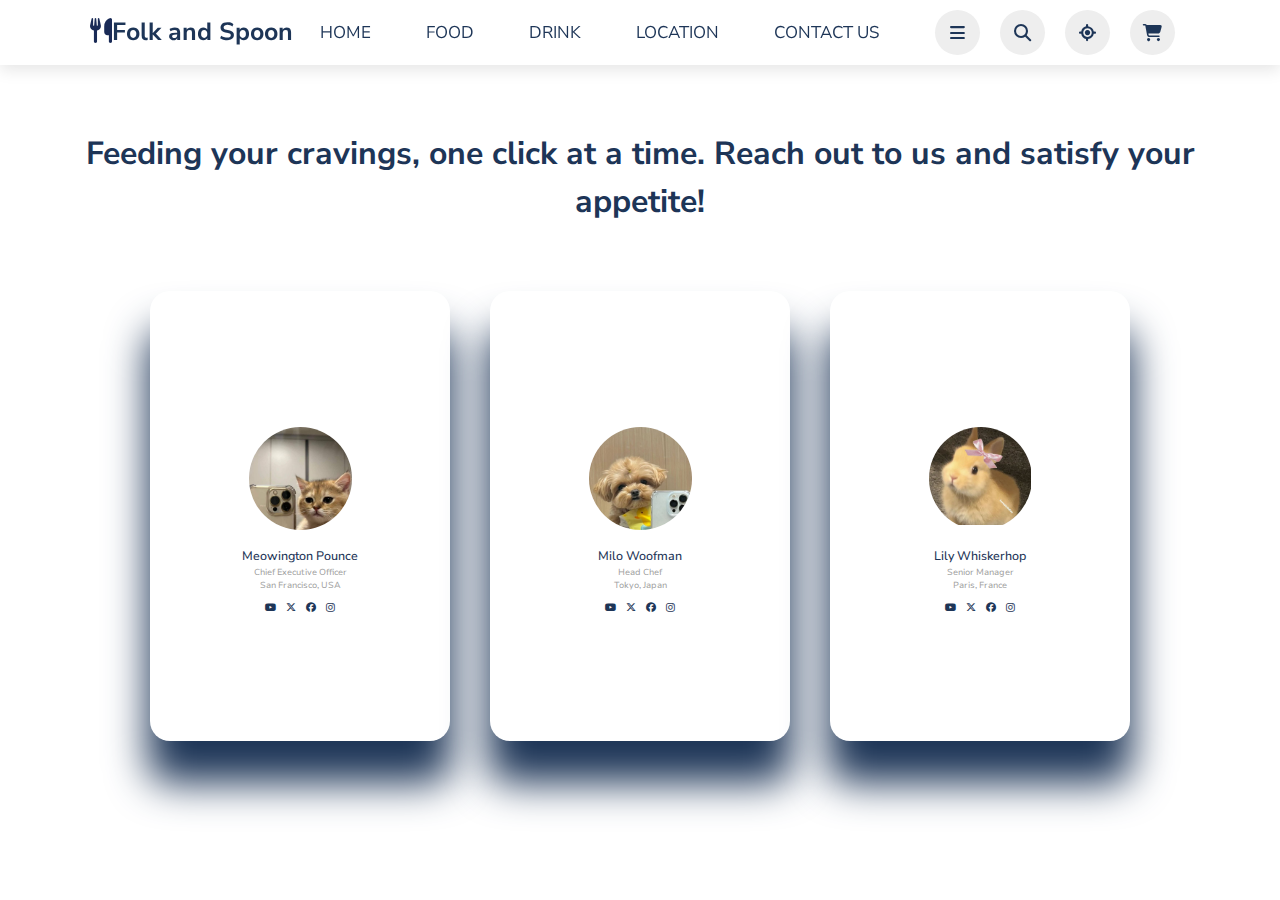
<file: contactus.html>
<!DOCTYPE html>
<html lang="en">
<head>
    <meta charset="UTF-8">
    <meta name="viewport" content="width=device-width, initial-scale=1.0">
    <title>www.folkandspoon.com</title>
    <link href="https://fonts.googleapis.com/css2?family=Cabin:ital,wght@0,400..700;1,400..700&family=Lato:ital,wght@0,100;0,300;0,400;0,700;0,900;1,100;1,300;1,400;1,700;1,900&family=Madimi+One&family=Nunito+Sans:ital,opsz,wght@0,6..12,200..1000;1,6..12,200..1000&family=Roboto+Condensed:ital,wght@0,100..900;1,100..900&family=Roboto:ital,wght@0,100;0,300;0,400;0,500;0,700;0,900;1,100;1,300;1,400;1,500;1,700;1,900&display=swap" rel="stylesheet">
    <link rel="stylesheet" href="https://cdnjs.cloudflare.com/ajax/libs/font-awesome/6.5.1/css/all.min.css">
    <link rel="stylesheet" href="contactus.css">
</head>
<body>
    <header>
        <a href="#" class="logo"><i class="fa fa-cutlery" aria-hidden="true"></i>Folk and Spoon</a>
        <nav class="navbar">
            <a href="index.html">HOME</a>
            <a href="food.html">FOOD</a>
            <a href="#drink">DRINK</a>
            <a href="location.html">LOCATION</a>
            <a href="contactus.html">CONTACT US</a>
        </nav>
        <div class="icons">
            <i class="fa fa-bars" id="menubars"></i>
            <i class="fa fa-search" id="searchicons"></i>
            <i class="fa-solid fa-location-crosshairs"></i>
            <i class="fa fa-shopping-cart" id="carts"></i>
        </div>
    </header>
    <h1>Feeding your cravings, one click at a time. Reach out to us and satisfy your appetite!</h1>
    <div class="users">
        <div class="user">
            <div class="cat-img-wrap">
                <div class="dog-img">
                    <img src="imagine/cats.jpeg" alt="">
                </div>
            </div>
            <div class="user-meta">
                <div class="user-name">
                    Meowington Pounce
                </div>
                <div class="user-location">
                    Chief Executive Officer<br>
                    San Francisco, USA
                </div>
                <div class="user-pf">
                    <i class="fa-brands fa-youtube"></i> 
                    <i class="fa-brands fa-x-twitter"></i>
                    <i class="fa-brands fa-facebook"></i>
                    <i class="fa-brands fa-instagram"></i>
                </div>
            </div>
        </div>
        <div class="user">
            <div class="cat-img-wrap">
                <div class="dog-img">
                    <img src="imagine/dog.jpeg" alt="">
                </div>
            </div>
            <div class="user-meta">
                <div class="user-name">
                    Milo Woofman
                </div>
                <div class="user-location">
                    Head Chef<br>
                    Tokyo, Japan
                </div>
                <div class="user-pf">
                    <i class="fa-brands fa-youtube"></i> 
                    <i class="fa-brands fa-x-twitter"></i>
                    <i class="fa-brands fa-facebook"></i>
                    <i class="fa-brands fa-instagram"></i>
                </div>
            </div>
        </div>
        <div class="user">
            <div class="cat-img-wrap">
                <div class="dog-img">
                    <img src="imagine/rabit.jpeg" alt="">
                </div>
            </div>
            <div class="user-meta">
                <div class="user-name">
                    Lily Whiskerhop
                </div>
                <div class="user-location">
                    Senior Manager<br>
                    Paris, France
                </div>
                <div class="user-pf">
                    <i class="fa-brands fa-youtube"></i> 
                    <i class="fa-brands fa-x-twitter"></i>
                    <i class="fa-brands fa-facebook"></i>
                    <i class="fa-brands fa-instagram"></i>
                </div>
            </div>
        </div>
        </div>
    </div>
</body>
</html>
</file>
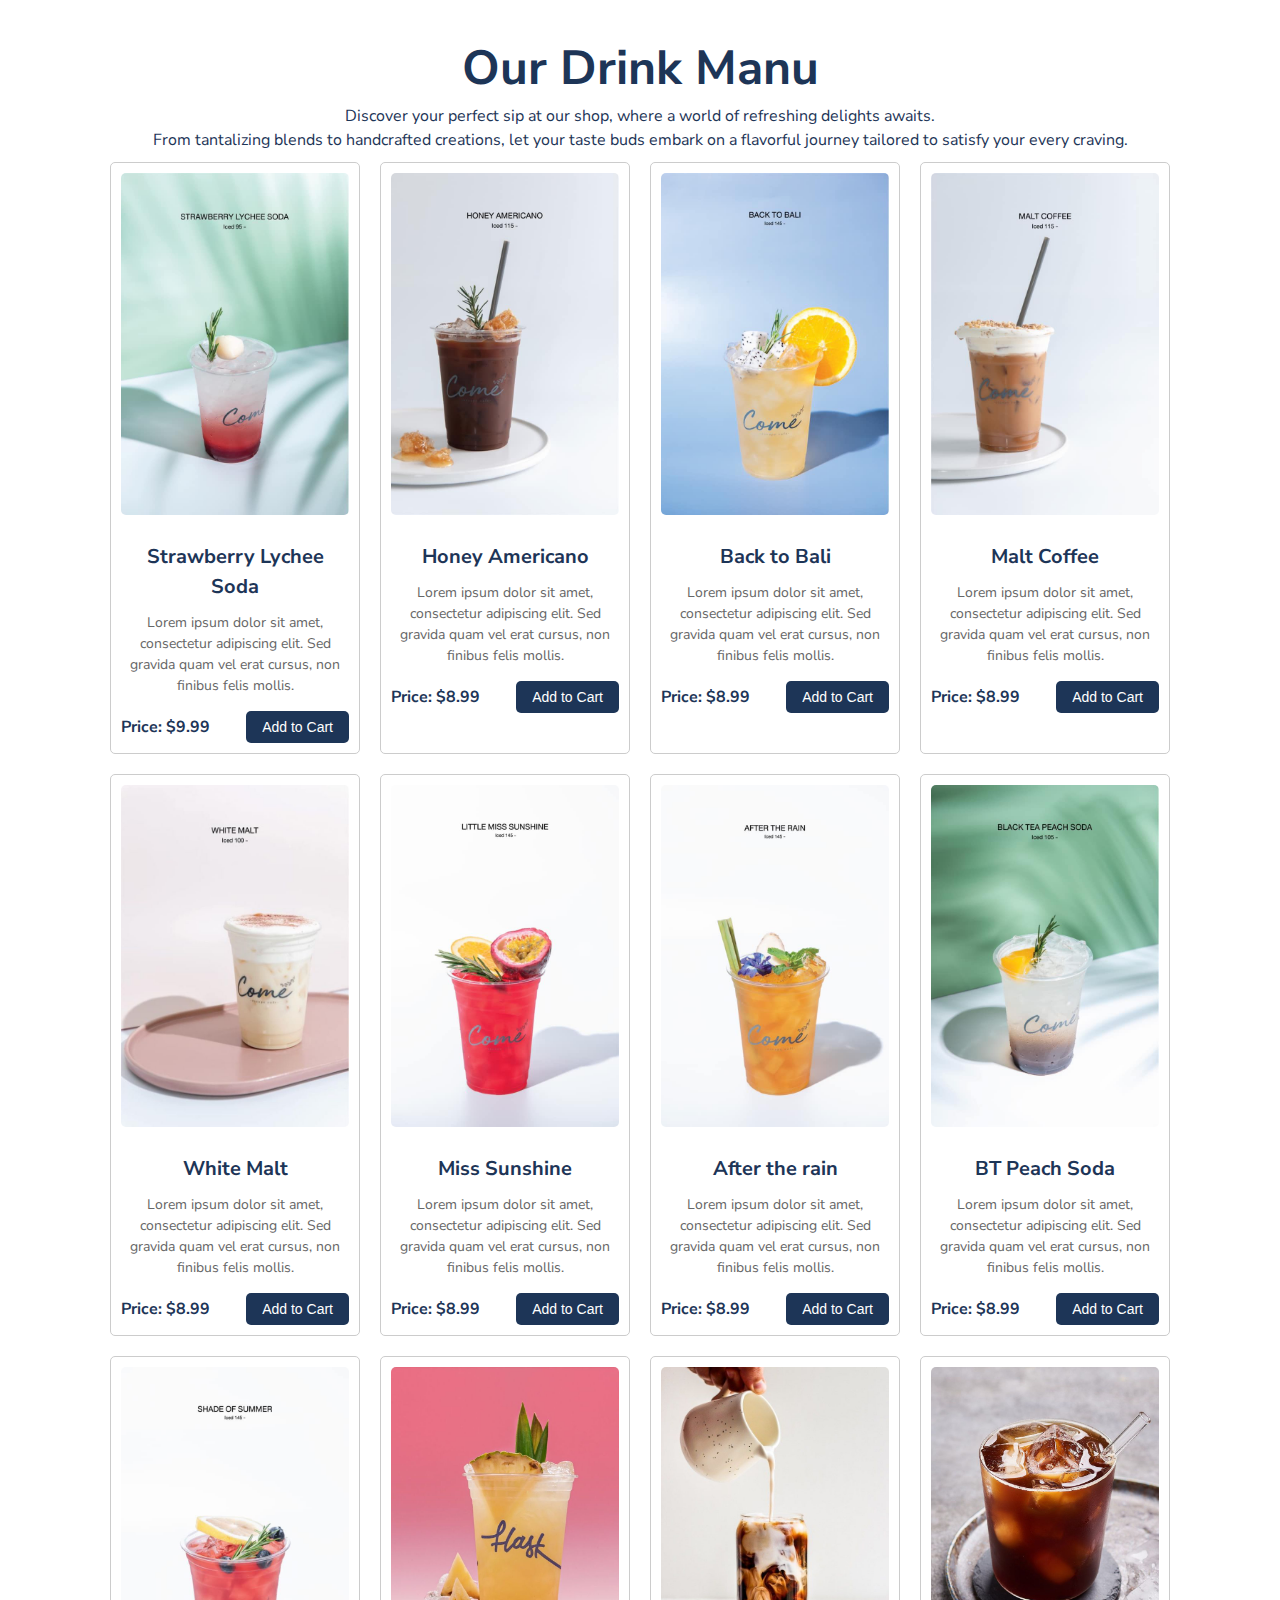
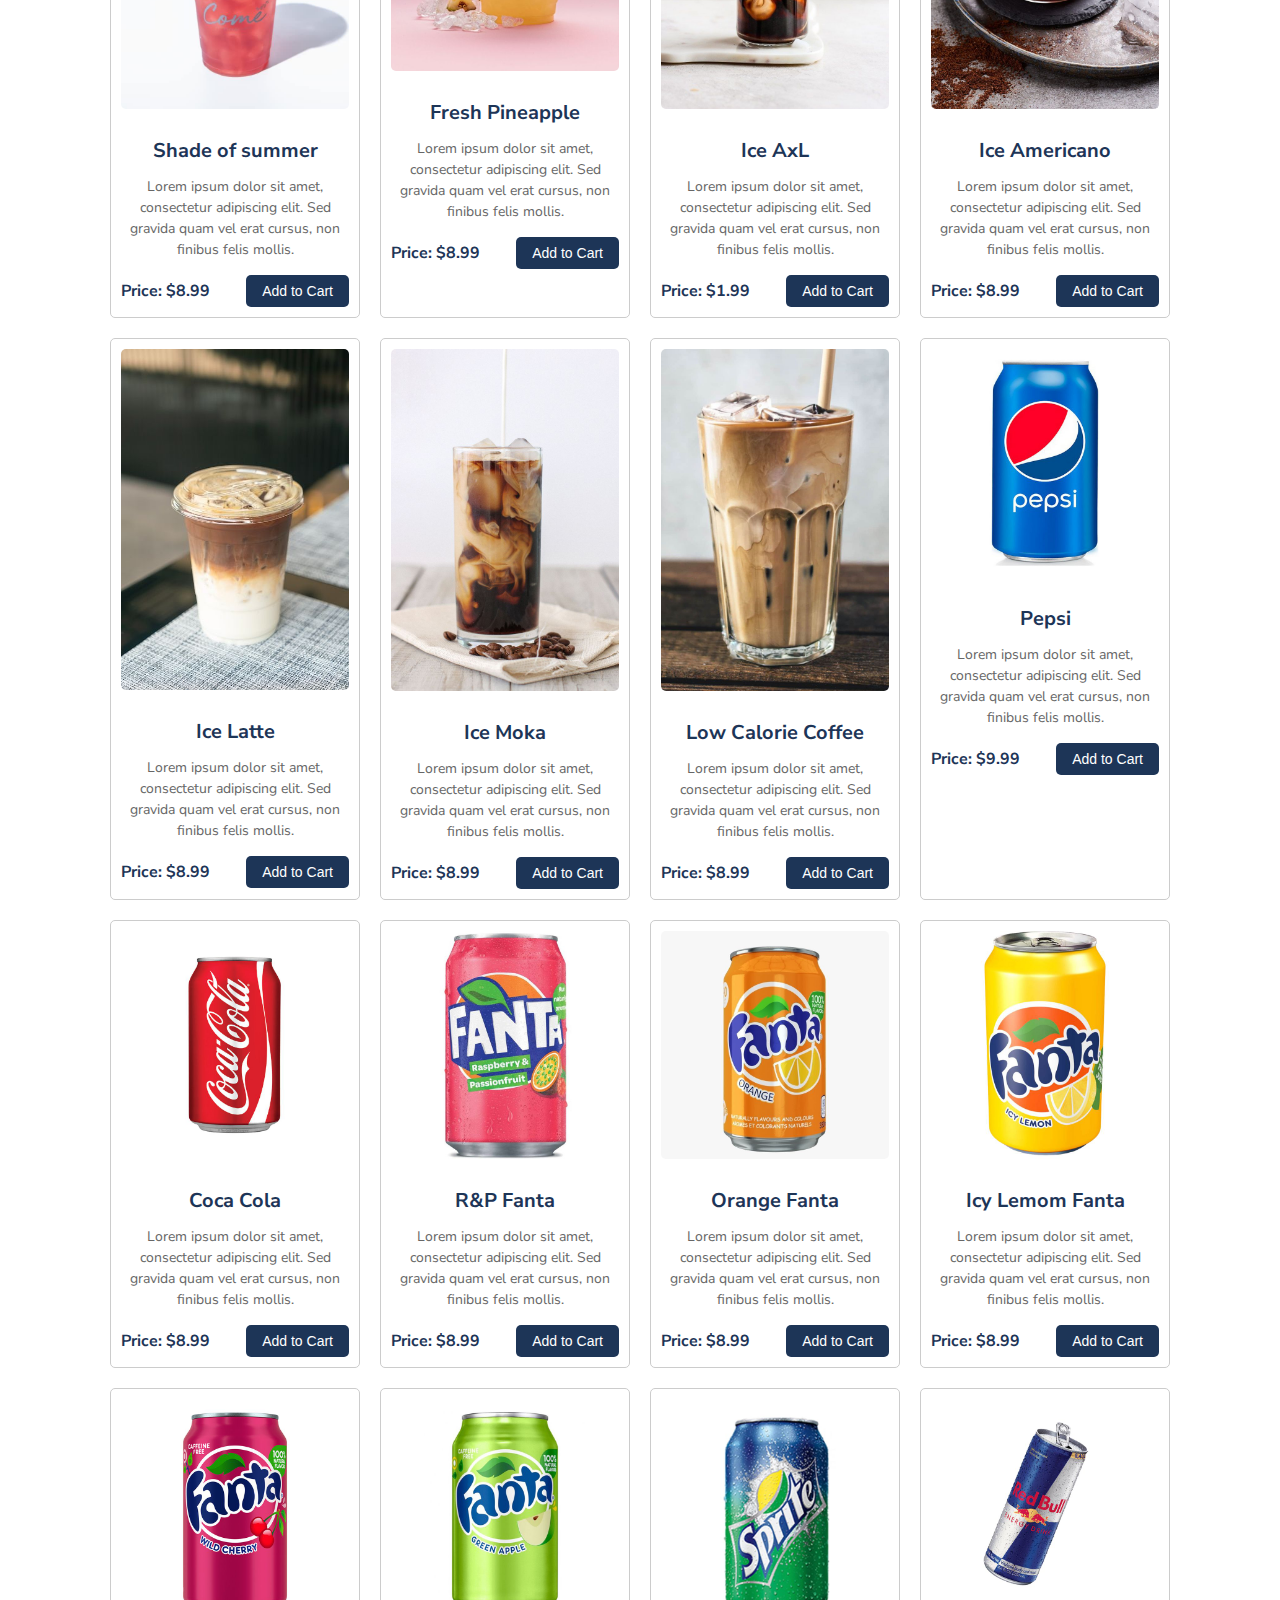
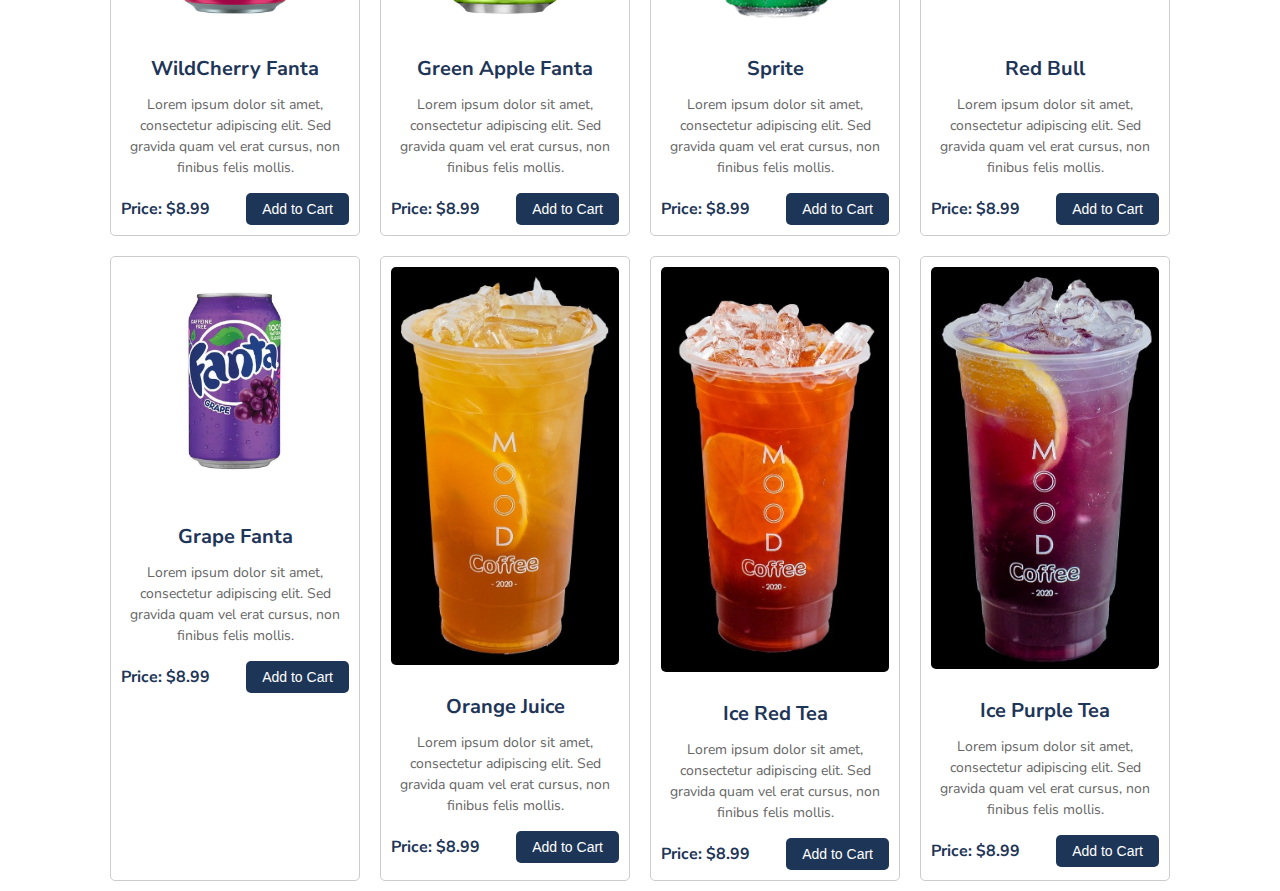
<file: drink.html>
<!DOCTYPE html>
<html lang="en">
<head>
    <meta charset="UTF-8">
    <meta name="viewport" content="width=device-width, initial-scale=1.0">
    <title>www.folkandspoon.com</title>
    <link rel="stylesheet" href="drink.css">
    <link rel="stylesheet" href="https://cdnjs.cloudflare.com/ajax/libs/font-awesome/6.5.1/css/all.min.css">
</head>
<body>
  <h1>Our Drink Manu</h1>
    <p>Discover your perfect sip at our shop, where a world of refreshing delights awaits. <br> From tantalizing blends to handcrafted creations, let your taste buds embark on a flavorful journey tailored to satisfy your every craving.</p>
  <div class="food-cards-container">
    <div class="food-card">
      <img class="food-image" src="imagine/d1.jpeg" alt="Food Image 1">
      <h2 class="food-title">Strawberry Lychee Soda</h2>
      <p class="food-description">Lorem ipsum dolor sit amet, consectetur adipiscing elit. Sed gravida quam vel erat cursus, non finibus felis mollis.</p>
      <div class="food-details">
        <p class="food-price">Price: $9.99</p>
        <button class="food-button">Add to Cart</button>
      </div>
    </div>

    <div class="food-card">
      <img class="food-image" src="imagine/d2.jpeg" alt="Food Image 2">
      <h2 class="food-title">Honey Americano</h2>
      <p class="food-description">Lorem ipsum dolor sit amet, consectetur adipiscing elit. Sed gravida quam vel erat cursus, non finibus felis mollis.</p>
      <div class="food-details">
        <p class="food-price">Price: $8.99</p>
        <button class="food-button">Add to Cart</button>
      </div>
    </div>
    <div class="food-card">
      <img class="food-image" src="imagine/d3.jpeg" alt="Food Image 2">
      <h2 class="food-title">Back to Bali</h2>
      <p class="food-description">Lorem ipsum dolor sit amet, consectetur adipiscing elit. Sed gravida quam vel erat cursus, non finibus felis mollis.</p>
      <div class="food-details">
        <p class="food-price">Price: $8.99</p>
        <button class="food-button">Add to Cart</button>
      </div>
    </div>
   
    <div class="food-card">
      <img class="food-image" src="imagine/d5.jpeg" alt="Food Image 2">
      <h2 class="food-title">Malt Coffee</h2>
      <p class="food-description">Lorem ipsum dolor sit amet, consectetur adipiscing elit. Sed gravida quam vel erat cursus, non finibus felis mollis.</p>
      <div class="food-details">
        <p class="food-price">Price: $8.99</p>
        <button class="food-button">Add to Cart</button>
      </div>
    </div>
    <div class="food-card">
      <img class="food-image" src="imagine/d6.jpeg" alt="Food Image 2">
      <h2 class="food-title">White Malt</h2>
      <p class="food-description">Lorem ipsum dolor sit amet, consectetur adipiscing elit. Sed gravida quam vel erat cursus, non finibus felis mollis.</p>
      <div class="food-details">
        <p class="food-price">Price: $8.99</p>
        <button class="food-button">Add to Cart</button>
      </div>
    </div>
    <div class="food-card">
      <img class="food-image" src="imagine/d7.jpeg" alt="Food Image 2">
      <h2 class="food-title">Miss Sunshine</h2>
      <p class="food-description">Lorem ipsum dolor sit amet, consectetur adipiscing elit. Sed gravida quam vel erat cursus, non finibus felis mollis.</p>
      <div class="food-details">
        <p class="food-price">Price: $8.99</p>
        <button class="food-button">Add to Cart</button>
      </div>
    </div>
    <div class="food-card">
      <img class="food-image" src="imagine/d8.jpeg" alt="Food Image 2">
      <h2 class="food-title">After the rain</h2>
      <p class="food-description">Lorem ipsum dolor sit amet, consectetur adipiscing elit. Sed gravida quam vel erat cursus, non finibus felis mollis.</p>
      <div class="food-details">
        <p class="food-price">Price: $8.99</p>
        <button class="food-button">Add to Cart</button>
      </div>
    </div>
    <div class="food-card">
      <img class="food-image" src="imagine/d9.jpeg" alt="Food Image 2">
      <h2 class="food-title">BT Peach Soda</h2>
      <p class="food-description">Lorem ipsum dolor sit amet, consectetur adipiscing elit. Sed gravida quam vel erat cursus, non finibus felis mollis.</p>
      <div class="food-details">
        <p class="food-price">Price: $8.99</p>
        <button class="food-button">Add to Cart</button>
      </div>
    </div>
    <div class="food-card">
      <img class="food-image" src="imagine/d10.jpeg" alt="Food Image 2">
      <h2 class="food-title">Shade of summer</h2>
      <p class="food-description">Lorem ipsum dolor sit amet, consectetur adipiscing elit. Sed gravida quam vel erat cursus, non finibus felis mollis.</p>
      <div class="food-details">
        <p class="food-price">Price: $8.99</p>
        <button class="food-button">Add to Cart</button>
      </div>
    </div>
    <div class="food-card">
      <img class="food-image" src="imagine/d4.jpeg" alt="Food Image 2">
      <h2 class="food-title">Fresh Pineapple</h2>
      <p class="food-description">Lorem ipsum dolor sit amet, consectetur adipiscing elit. Sed gravida quam vel erat cursus, non finibus felis mollis.</p>
      <div class="food-details">
        <p class="food-price">Price: $8.99</p>
        <button class="food-button">Add to Cart</button>
      </div>
    </div>
    <div class="food-card">
      <img class="food-image" src="imagine/ice.jpeg" alt="Food Image 2">
      <h2 class="food-title">Ice AxL</h2>
      <p class="food-description">Lorem ipsum dolor sit amet, consectetur adipiscing elit. Sed gravida quam vel erat cursus, non finibus felis mollis.</p>
      <div class="food-details">
        <p class="food-price">Price: $1.99</p>
        <button class="food-button">Add to Cart</button>
      </div>
    </div>
    <div class="food-card">
      <img class="food-image" src="imagine/iceamericano.jpeg" alt="Food Image 2">
      <h2 class="food-title">Ice Americano</h2>
      <p class="food-description">Lorem ipsum dolor sit amet, consectetur adipiscing elit. Sed gravida quam vel erat cursus, non finibus felis mollis.</p>
      <div class="food-details">
        <p class="food-price">Price: $8.99</p>
        <button class="food-button">Add to Cart</button>
      </div>
    </div>
    <div class="food-card">
      <img class="food-image" src="imagine/icelatte.jpeg" alt="Food Image 2">
      <h2 class="food-title">Ice Latte</h2>
      <p class="food-description">Lorem ipsum dolor sit amet, consectetur adipiscing elit. Sed gravida quam vel erat cursus, non finibus felis mollis.</p>
      <div class="food-details">
        <p class="food-price">Price: $8.99</p>
        <button class="food-button">Add to Cart</button>
      </div>
    </div>
    <div class="food-card">
      <img class="food-image" src="imagine/icemoka.jpeg" alt="Food Image 2">
      <h2 class="food-title">Ice Moka</h2>
      <p class="food-description">Lorem ipsum dolor sit amet, consectetur adipiscing elit. Sed gravida quam vel erat cursus, non finibus felis mollis.</p>
      <div class="food-details">
        <p class="food-price">Price: $8.99</p>
        <button class="food-button">Add to Cart</button>
      </div>
    </div>
    <div class="food-card">
      <img class="food-image" src="imagine/LowCalorie Drinks.jpeg" alt="Food Image 2">
      <h2 class="food-title">Low Calorie Coffee</h2>
      <p class="food-description">Lorem ipsum dolor sit amet, consectetur adipiscing elit. Sed gravida quam vel erat cursus, non finibus felis mollis.</p>
      <div class="food-details">
        <p class="food-price">Price: $8.99</p>
        <button class="food-button">Add to Cart</button>
      </div>
    </div>
    <div class="food-card">
      <img class="food-image" src="imagine/d17.jpeg" alt="Food Image 1">
      <h2 class="food-title">Pepsi</h2>
      <p class="food-description">Lorem ipsum dolor sit amet, consectetur adipiscing elit. Sed gravida quam vel erat cursus, non finibus felis mollis.</p>
      <div class="food-details">
        <p class="food-price">Price: $9.99</p>
        <button class="food-button">Add to Cart</button>
      </div>
    </div>

    <div class="food-card">
      <img class="food-image" src="imagine/coca.jpeg" alt="Food Image 2">
      <h2 class="food-title">Coca Cola</h2>
      <p class="food-description">Lorem ipsum dolor sit amet, consectetur adipiscing elit. Sed gravida quam vel erat cursus, non finibus felis mollis.</p>
      <div class="food-details">
        <p class="food-price">Price: $8.99</p>
        <button class="food-button">Add to Cart</button>
      </div>
    </div>
    <div class="food-card">
      <img class="food-image" src="imagine/passion.jpeg" alt="Food Image 2">
      <h2 class="food-title">R&P Fanta</h2>
      <p class="food-description">Lorem ipsum dolor sit amet, consectetur adipiscing elit. Sed gravida quam vel erat cursus, non finibus felis mollis.</p>
      <div class="food-details">
        <p class="food-price">Price: $8.99</p>
        <button class="food-button">Add to Cart</button>
      </div>
    </div>
    <div class="food-card">
      <img class="food-image" src="imagine/d19.jpeg" alt="Food Image 2">
      <h2 class="food-title">Orange Fanta</h2>
      <p class="food-description">Lorem ipsum dolor sit amet, consectetur adipiscing elit. Sed gravida quam vel erat cursus, non finibus felis mollis.</p>
      <div class="food-details">
        <p class="food-price">Price: $8.99</p>
        <button class="food-button">Add to Cart</button>
      </div>
    </div>
    <div class="food-card">
      <img class="food-image" src="imagine/d20.jpeg" alt="Food Image 2">
      <h2 class="food-title">Icy Lemom Fanta</h2>
      <p class="food-description">Lorem ipsum dolor sit amet, consectetur adipiscing elit. Sed gravida quam vel erat cursus, non finibus felis mollis.</p>
      <div class="food-details">
        <p class="food-price">Price: $8.99</p>
        <button class="food-button">Add to Cart</button>
      </div>
    </div>
    <div class="food-card">
      <img class="food-image" src="imagine/wildcherry.jpeg" alt="Food Image 2">
      <h2 class="food-title">WildCherry Fanta</h2>
      <p class="food-description">Lorem ipsum dolor sit amet, consectetur adipiscing elit. Sed gravida quam vel erat cursus, non finibus felis mollis.</p>
      <div class="food-details">
        <p class="food-price">Price: $8.99</p>
        <button class="food-button">Add to Cart</button>
      </div>
    </div>
    <div class="food-card">
      <img class="food-image" src="imagine/d22.jpeg" alt="Food Image 2">
      <h2 class="food-title">Green Apple Fanta</h2>
      <p class="food-description">Lorem ipsum dolor sit amet, consectetur adipiscing elit. Sed gravida quam vel erat cursus, non finibus felis mollis.</p>
      <div class="food-details">
        <p class="food-price">Price: $8.99</p>
        <button class="food-button">Add to Cart</button>
      </div>
    </div>
    <div class="food-card">
      <img class="food-image" src="imagine/d23.jpeg" alt="Food Image 2">
      <h2 class="food-title">Sprite</h2>
      <p class="food-description">Lorem ipsum dolor sit amet, consectetur adipiscing elit. Sed gravida quam vel erat cursus, non finibus felis mollis.</p>
      <div class="food-details">
        <p class="food-price">Price: $8.99</p>
        <button class="food-button">Add to Cart</button>
      </div>
    </div>
    <div class="food-card">
      <img class="food-image" src="imagine/redbull.jpeg" alt="Food Image 2">
      <h2 class="food-title">Red Bull</h2>
      <p class="food-description">Lorem ipsum dolor sit amet, consectetur adipiscing elit. Sed gravida quam vel erat cursus, non finibus felis mollis.</p>
      <div class="food-details">
        <p class="food-price">Price: $8.99</p>
        <button class="food-button">Add to Cart</button>
      </div>
    </div>
    <div class="food-card">
      <img class="food-image" src="imagine/grape.jpeg" alt="Food Image 2">
      <h2 class="food-title">Grape Fanta</h2>
      <p class="food-description">Lorem ipsum dolor sit amet, consectetur adipiscing elit. Sed gravida quam vel erat cursus, non finibus felis mollis.</p>
      <div class="food-details">
        <p class="food-price">Price: $8.99</p>
        <button class="food-button">Add to Cart</button>
      </div>
    </div>
  

    <div class="food-card">
      <img class="food-image" src="imagine/d12.jpeg" alt="Food Image 2">
      <h2 class="food-title">Orange Juice</h2>
      <p class="food-description">Lorem ipsum dolor sit amet, consectetur adipiscing elit. Sed gravida quam vel erat cursus, non finibus felis mollis.</p>
      <div class="food-details">
        <p class="food-price">Price: $8.99</p>
        <button class="food-button">Add to Cart</button>
      </div>
    </div>
    <div class="food-card">
      <img class="food-image" src="imagine/d13.jpeg" alt="Food Image 2">
      <h2 class="food-title">Ice Red Tea</h2>
      <p class="food-description">Lorem ipsum dolor sit amet, consectetur adipiscing elit. Sed gravida quam vel erat cursus, non finibus felis mollis.</p>
      <div class="food-details">
        <p class="food-price">Price: $8.99</p>
        <button class="food-button">Add to Cart</button>
      </div>
    </div>
    <div class="food-card">
      <img class="food-image" src="imagine/d14.jpeg" alt="Food Image 2">
      <h2 class="food-title">Ice Purple Tea</h2>
      <p class="food-description">Lorem ipsum dolor sit amet, consectetur adipiscing elit. Sed gravida quam vel erat cursus, non finibus felis mollis.</p>
      <div class="food-details">
        <p class="food-price">Price: $8.99</p>
        <button class="food-button">Add to Cart</button>
      </div>
    </div>
    
  </div>
</body>
</html>
</file>
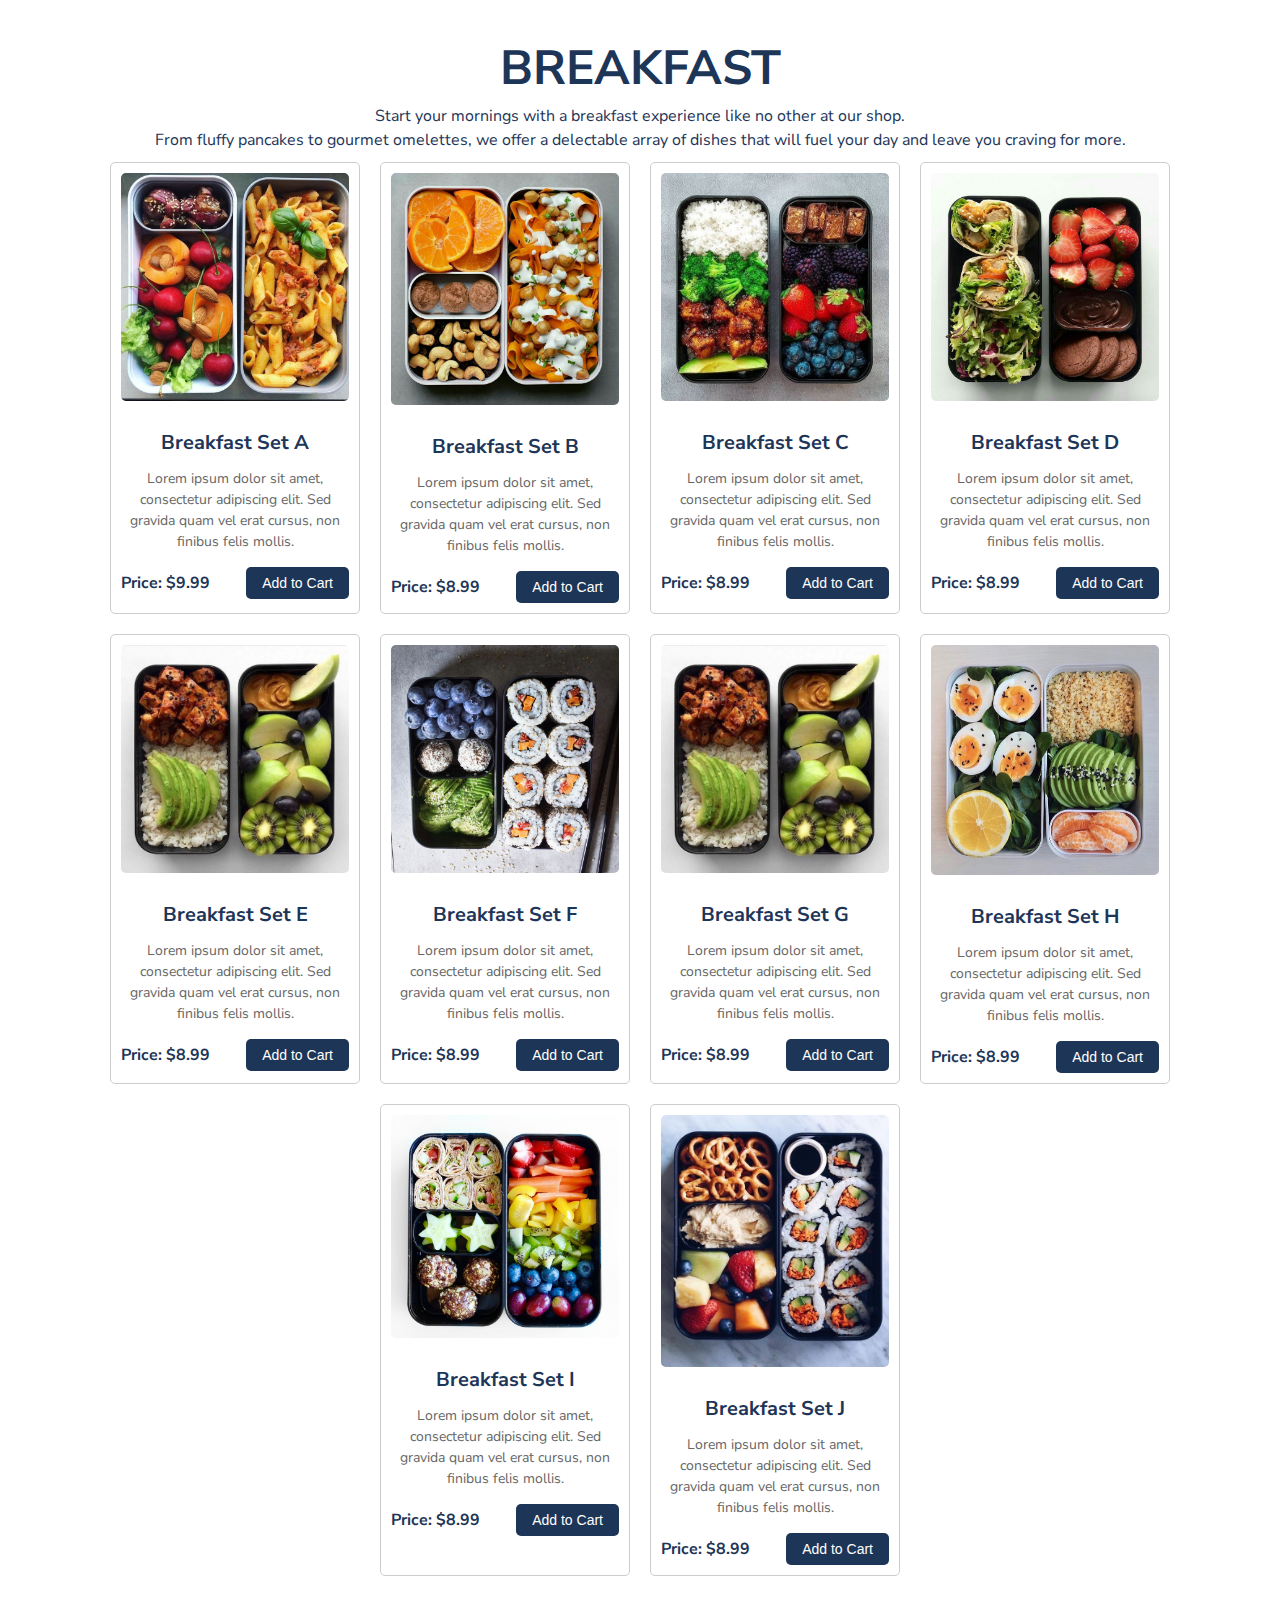
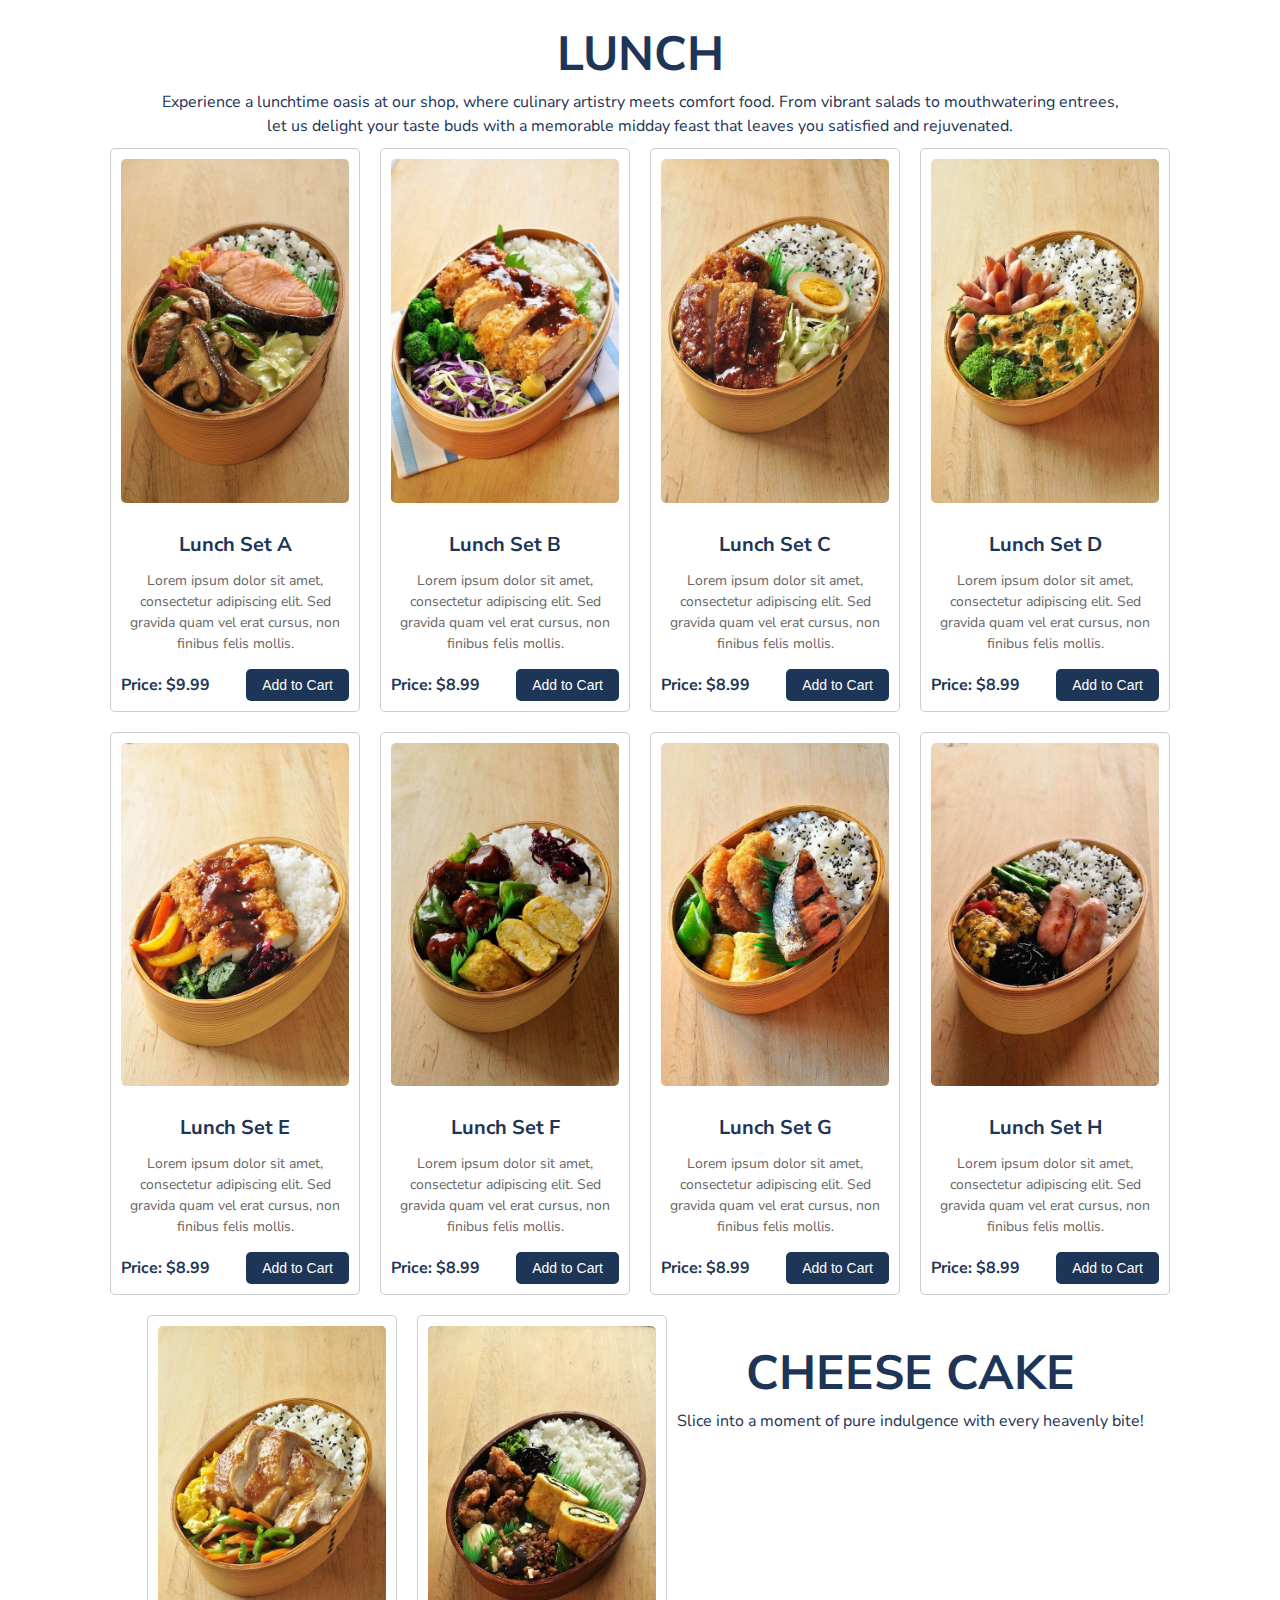
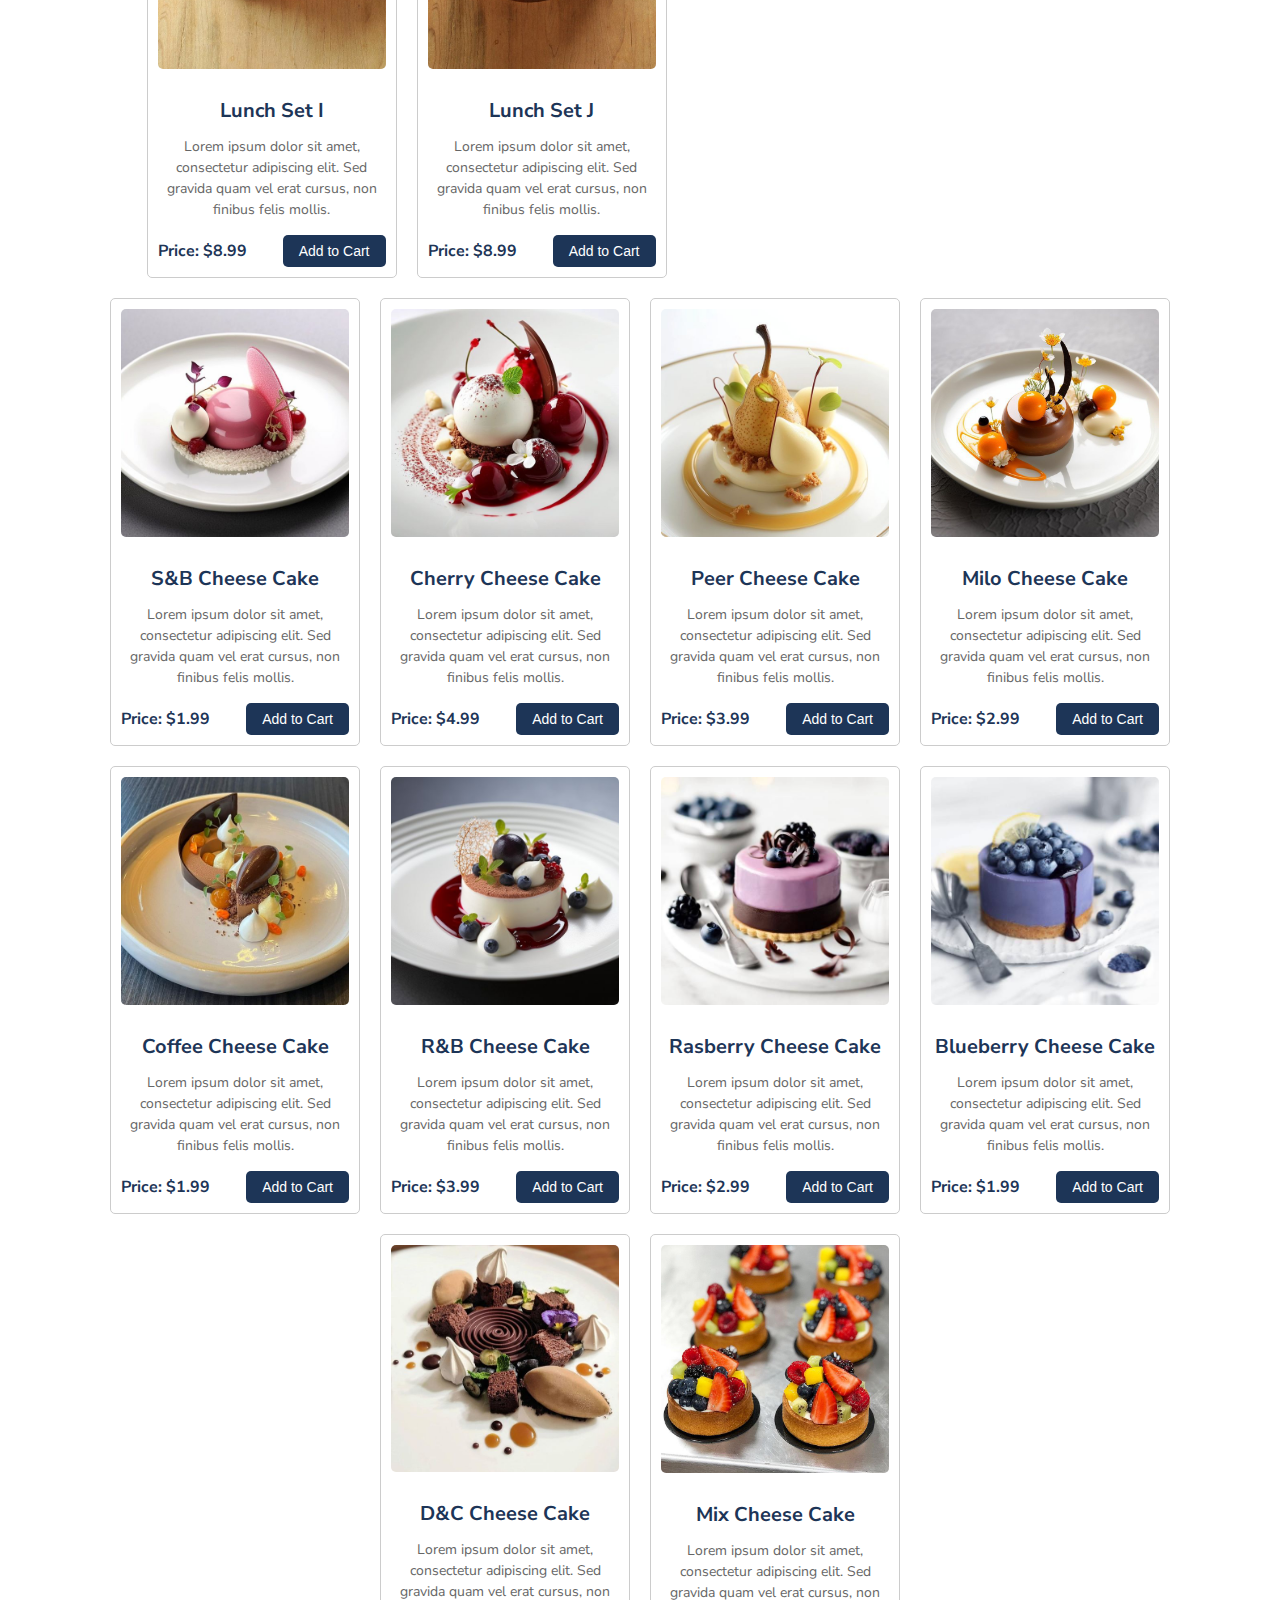
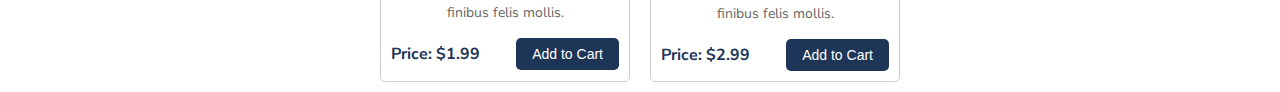
<file: food.html>
<!DOCTYPE html>
<html lang="en">
<head>
    <meta charset="UTF-8">
    <meta name="viewport" content="width=device-width, initial-scale=1.0">
    <title>www.folkandspoon</title>
    <link rel="stylesheet" href="food.css">
    <link rel="stylesheet" href="https://cdnjs.cloudflare.com/ajax/libs/font-awesome/6.5.1/css/all.min.css">
</head>
<body>
    <h1>BREAKFAST</h1>
    <p>Start your mornings with a breakfast experience like no other at our shop. <br> From fluffy pancakes to gourmet omelettes, we offer a delectable array of dishes that will fuel your day and leave you craving for more.</p>
  <div class="food-cards-container">
    <div class="food-card">
      <img class="food-image" src="imagine/breakfast1.jpeg" alt="Food Image 1">
      <h2 class="food-title">Breakfast Set A</h2>
      <p class="food-description">Lorem ipsum dolor sit amet, consectetur adipiscing elit. Sed gravida quam vel erat cursus, non finibus felis mollis.</p>
      <div class="food-details">
        <p class="food-price">Price: $9.99</p>
        <button class="food-button">Add to Cart</button>
      </div>
    </div>
    <div class="food-card">
        <img class="food-image" src="imagine/breakfast2.jpeg" alt="Food Image 2">
        <h2 class="food-title">Breakfast Set B</h2>
        <p class="food-description">Lorem ipsum dolor sit amet, consectetur adipiscing elit. Sed gravida quam vel erat cursus, non finibus felis mollis.</p>
        <div class="food-details">
          <p class="food-price">Price: $8.99</p>
          <button class="food-button">Add to Cart</button>
        </div>
      </div>
      <div class="food-card">
        <img class="food-image" src="imagine/breakfast3.jpeg" alt="Food Image 2">
        <h2 class="food-title">Breakfast Set C</h2>
        <p class="food-description">Lorem ipsum dolor sit amet, consectetur adipiscing elit. Sed gravida quam vel erat cursus, non finibus felis mollis.</p>
        <div class="food-details">
          <p class="food-price">Price: $8.99</p>
          <button class="food-button">Add to Cart</button>
        </div>
      </div>
      <div class="food-card">
        <img class="food-image" src="imagine/breakfast4.jpeg" alt="Food Image 2">
        <h2 class="food-title">Breakfast Set D</h2>
        <p class="food-description">Lorem ipsum dolor sit amet, consectetur adipiscing elit. Sed gravida quam vel erat cursus, non finibus felis mollis.</p>
        <div class="food-details">
          <p class="food-price">Price: $8.99</p>
          <button class="food-button">Add to Cart</button>
        </div>
      </div>
      <div class="food-card">
        <img class="food-image" src="imagine/breakfast5.jpeg" alt="Food Image 2">
        <h2 class="food-title">Breakfast Set E</h2>
        <p class="food-description">Lorem ipsum dolor sit amet, consectetur adipiscing elit. Sed gravida quam vel erat cursus, non finibus felis mollis.</p>
        <div class="food-details">
          <p class="food-price">Price: $8.99</p>
          <button class="food-button">Add to Cart</button>
        </div>
      </div>
      <div class="food-card">
        <img class="food-image" src="imagine/breakfast6.jpeg" alt="Food Image 2">
        <h2 class="food-title">Breakfast Set F</h2>
        <p class="food-description">Lorem ipsum dolor sit amet, consectetur adipiscing elit. Sed gravida quam vel erat cursus, non finibus felis mollis.</p>
        <div class="food-details">
          <p class="food-price">Price: $8.99</p>
          <button class="food-button">Add to Cart</button>
        </div>
      </div>
      <div class="food-card">
        <img class="food-image" src="imagine/breakfast7.jpeg" alt="Food Image 2">
        <h2 class="food-title">Breakfast Set G</h2>
        <p class="food-description">Lorem ipsum dolor sit amet, consectetur adipiscing elit. Sed gravida quam vel erat cursus, non finibus felis mollis.</p>
        <div class="food-details">
          <p class="food-price">Price: $8.99</p>
          <button class="food-button">Add to Cart</button>
        </div>
      </div>
      <div class="food-card">
        <img class="food-image" src="imagine/breakfast8.jpeg" alt="Food Image 2">
        <h2 class="food-title">Breakfast Set H</h2>
        <p class="food-description">Lorem ipsum dolor sit amet, consectetur adipiscing elit. Sed gravida quam vel erat cursus, non finibus felis mollis.</p>
        <div class="food-details">
          <p class="food-price">Price: $8.99</p>
          <button class="food-button">Add to Cart</button>
        </div>
      </div>
      <div class="food-card">
        <img class="food-image" src="imagine/breakfast9.jpeg" alt="Food Image 2">
        <h2 class="food-title">Breakfast Set I</h2>
        <p class="food-description">Lorem ipsum dolor sit amet, consectetur adipiscing elit. Sed gravida quam vel erat cursus, non finibus felis mollis.</p>
        <div class="food-details">
          <p class="food-price">Price: $8.99</p>
          <button class="food-button">Add to Cart</button>
        </div>
      </div>
      <div class="food-card">
        <img class="food-image" src="imagine/breakfast10.jpeg" alt="Food Image 2">
        <h2 class="food-title">Breakfast Set J</h2>
        <p class="food-description">Lorem ipsum dolor sit amet, consectetur adipiscing elit. Sed gravida quam vel erat cursus, non finibus felis mollis.</p>
        <div class="food-details">
          <p class="food-price">Price: $8.99</p>
          <button class="food-button">Add to Cart</button>
        </div>
      </div>
      <div class="cheesecake">
        <h1>LUNCH</h1>
        <p>Experience a lunchtime oasis at our shop, where culinary artistry meets comfort food. From vibrant salads to mouthwatering entrees, <br>let us delight your taste buds with a memorable midday feast that leaves you satisfied and rejuvenated.</p>
        </div>
      <div class="food-cards-container">
        <div class="food-card">
          <img class="food-image" src="imagine/lunch1.jpeg" alt="Food Image 1">
          <h2 class="food-title">Lunch Set A</h2>
          <p class="food-description">Lorem ipsum dolor sit amet, consectetur adipiscing elit. Sed gravida quam vel erat cursus, non finibus felis mollis.</p>
          <div class="food-details">
            <p class="food-price">Price: $9.99</p>
            <button class="food-button">Add to Cart</button>
          </div>
        </div>
    
        <div class="food-card">
          <img class="food-image" src="imagine/lunch2.jpeg" alt="Food Image 2">
          <h2 class="food-title">Lunch Set B</h2>
          <p class="food-description">Lorem ipsum dolor sit amet, consectetur adipiscing elit. Sed gravida quam vel erat cursus, non finibus felis mollis.</p>
          <div class="food-details">
            <p class="food-price">Price: $8.99</p>
            <button class="food-button">Add to Cart</button>
          </div>
        </div>
        <div class="food-card">
          <img class="food-image" src="imagine/lunch3.jpeg" alt="Food Image 2">
          <h2 class="food-title">Lunch Set C</h2>
          <p class="food-description">Lorem ipsum dolor sit amet, consectetur adipiscing elit. Sed gravida quam vel erat cursus, non finibus felis mollis.</p>
          <div class="food-details">
            <p class="food-price">Price: $8.99</p>
            <button class="food-button">Add to Cart</button>
          </div>
        </div>
        <div class="food-card">
          <img class="food-image" src="imagine/lunch4.jpeg" alt="Food Image 2">
          <h2 class="food-title">Lunch Set D</h2>
          <p class="food-description">Lorem ipsum dolor sit amet, consectetur adipiscing elit. Sed gravida quam vel erat cursus, non finibus felis mollis.</p>
          <div class="food-details">
            <p class="food-price">Price: $8.99</p>
            <button class="food-button">Add to Cart</button>
          </div>
        </div>
        <div class="food-card">
          <img class="food-image" src="imagine/lunch5.jpeg" alt="Food Image 2">
          <h2 class="food-title">Lunch Set E</h2>
          <p class="food-description">Lorem ipsum dolor sit amet, consectetur adipiscing elit. Sed gravida quam vel erat cursus, non finibus felis mollis.</p>
          <div class="food-details">
            <p class="food-price">Price: $8.99</p>
            <button class="food-button">Add to Cart</button>
          </div>
        </div>
        <div class="food-card">
          <img class="food-image" src="imagine/lunch6.jpeg" alt="Food Image 2">
          <h2 class="food-title">Lunch Set F</h2>
          <p class="food-description">Lorem ipsum dolor sit amet, consectetur adipiscing elit. Sed gravida quam vel erat cursus, non finibus felis mollis.</p>
          <div class="food-details">
            <p class="food-price">Price: $8.99</p>
            <button class="food-button">Add to Cart</button>
          </div>
        </div>
        <div class="food-card">
          <img class="food-image" src="imagine/lunch7.jpeg" alt="Food Image 2">
          <h2 class="food-title">Lunch Set G</h2>
          <p class="food-description">Lorem ipsum dolor sit amet, consectetur adipiscing elit. Sed gravida quam vel erat cursus, non finibus felis mollis.</p>
          <div class="food-details">
            <p class="food-price">Price: $8.99</p>
            <button class="food-button">Add to Cart</button>
          </div>
        </div>
        <div class="food-card">
          <img class="food-image" src="imagine/lunch8.jpeg" alt="Food Image 2">
          <h2 class="food-title">Lunch Set H</h2>
          <p class="food-description">Lorem ipsum dolor sit amet, consectetur adipiscing elit. Sed gravida quam vel erat cursus, non finibus felis mollis.</p>
          <div class="food-details">
            <p class="food-price">Price: $8.99</p>
            <button class="food-button">Add to Cart</button>
          </div>
        </div>
        <div class="food-card">
          <img class="food-image" src="imagine/lunch9.jpeg" alt="Food Image 2">
          <h2 class="food-title">Lunch Set I</h2>
          <p class="food-description">Lorem ipsum dolor sit amet, consectetur adipiscing elit. Sed gravida quam vel erat cursus, non finibus felis mollis.</p>
          <div class="food-details">
            <p class="food-price">Price: $8.99</p>
            <button class="food-button">Add to Cart</button>
          </div>
        </div>
        <div class="food-card">
          <img class="food-image" src="imagine/lunch10.jpeg" alt="Food Image 2">
          <h2 class="food-title">Lunch Set J</h2>
          <p class="food-description">Lorem ipsum dolor sit amet, consectetur adipiscing elit. Sed gravida quam vel erat cursus, non finibus felis mollis.</p>
          <div class="food-details">
            <p class="food-price">Price: $8.99</p>
            <button class="food-button">Add to Cart</button>
          </div>
        </div>
      <div class="cheesecake">
    <h1>CHEESE CAKE</h1>
    <p>Slice into a moment of pure indulgence with every heavenly bite!</p>
    </div>
  <div class="food-cards-container">
    <div class="food-card">
      <img class="food-image" src="imagine/10snack.jpeg" alt="Food Image 1">
      <h2 class="food-title">S&B Cheese Cake</h2>
      <p class="food-description">Lorem ipsum dolor sit amet, consectetur adipiscing elit. Sed gravida quam vel erat cursus, non finibus felis mollis.</p>
      <div class="food-details">
        <p class="food-price">Price: $1.99</p>
        <button class="food-button">Add to Cart</button>
      </div>
    </div>

    <div class="food-card">
      <img class="food-image" src="imagine/11snack.jpeg" alt="Food Image 2">
      <h2 class="food-title">Cherry Cheese Cake</h2>
      <p class="food-description">Lorem ipsum dolor sit amet, consectetur adipiscing elit. Sed gravida quam vel erat cursus, non finibus felis mollis.</p>
      <div class="food-details">
        <p class="food-price">Price: $4.99</p>
        <button class="food-button">Add to Cart</button>
      </div>
    </div>
    <div class="food-card">
      <img class="food-image" src="imagine/12snack.jpeg" alt="Food Image 2">
      <h2 class="food-title">Peer Cheese Cake</h2>
      <p class="food-description">Lorem ipsum dolor sit amet, consectetur adipiscing elit. Sed gravida quam vel erat cursus, non finibus felis mollis.</p>
      <div class="food-details">
        <p class="food-price">Price: $3.99</p>
        <button class="food-button">Add to Cart</button>
      </div>
    </div>
    <div class="food-card">
      <img class="food-image" src="imagine/13snack.jpeg" alt="Food Image 2">
      <h2 class="food-title">Milo Cheese Cake</h2>
      <p class="food-description">Lorem ipsum dolor sit amet, consectetur adipiscing elit. Sed gravida quam vel erat cursus, non finibus felis mollis.</p>
      <div class="food-details">
        <p class="food-price">Price: $2.99</p>
        <button class="food-button">Add to Cart</button>
      </div>
    </div>
    <div class="food-card">
      <img class="food-image" src="imagine/15snack.jpeg" alt="Food Image 2">
      <h2 class="food-title">Coffee Cheese Cake</h2>
      <p class="food-description">Lorem ipsum dolor sit amet, consectetur adipiscing elit. Sed gravida quam vel erat cursus, non finibus felis mollis.</p>
      <div class="food-details">
        <p class="food-price">Price: $1.99</p>
        <button class="food-button">Add to Cart</button>
      </div>
    </div>
    <div class="food-card">
      <img class="food-image" src="imagine/9snack.jpeg" alt="Food Image 2">
      <h2 class="food-title">R&B Cheese Cake</h2>
      <p class="food-description">Lorem ipsum dolor sit amet, consectetur adipiscing elit. Sed gravida quam vel erat cursus, non finibus felis mollis.</p>
      <div class="food-details">
        <p class="food-price">Price: $3.99</p>
        <button class="food-button">Add to Cart</button>
      </div>
    </div>
    <div class="food-card">
      <img class="food-image" src="imagine/7snack.jpeg" alt="Food Image 2">
      <h2 class="food-title">Rasberry Cheese Cake</h2>
      <p class="food-description">Lorem ipsum dolor sit amet, consectetur adipiscing elit. Sed gravida quam vel erat cursus, non finibus felis mollis.</p>
      <div class="food-details">
        <p class="food-price">Price: $2.99</p>
        <button class="food-button">Add to Cart</button>
      </div>
    </div>
    <div class="food-card">
      <img class="food-image" src="imagine/6snack.jpeg" alt="Food Image 2">
      <h2 class="food-title">Blueberry Cheese Cake</h2>
      <p class="food-description">Lorem ipsum dolor sit amet, consectetur adipiscing elit. Sed gravida quam vel erat cursus, non finibus felis mollis.</p>
      <div class="food-details">
        <p class="food-price">Price: $1.99</p>
        <button class="food-button">Add to Cart</button>
      </div>
    </div>
    <div class="food-card">
      <img class="food-image" src="imagine/14snack.jpeg" alt="Food Image 2">
      <h2 class="food-title"> D&C Cheese Cake</h2>
      <p class="food-description">Lorem ipsum dolor sit amet, consectetur adipiscing elit. Sed gravida quam vel erat cursus, non finibus felis mollis.</p>
      <div class="food-details">
        <p class="food-price">Price: $1.99</p>
        <button class="food-button">Add to Cart</button>
      </div>
    </div>
    <div class="food-card">
      <img class="food-image" src="imagine/16snack.jpeg" alt="Food Image 2">
      <h2 class="food-title"> Mix Cheese Cake</h2>
      <p class="food-description">Lorem ipsum dolor sit amet, consectetur adipiscing elit. Sed gravida quam vel erat cursus, non finibus felis mollis.</p>
      <div class="food-details">
        <p class="food-price">Price: $2.99</p>
        <button class="food-button">Add to Cart</button>
      </div>
    </div>
  </div>
</body>
</html>
</file>
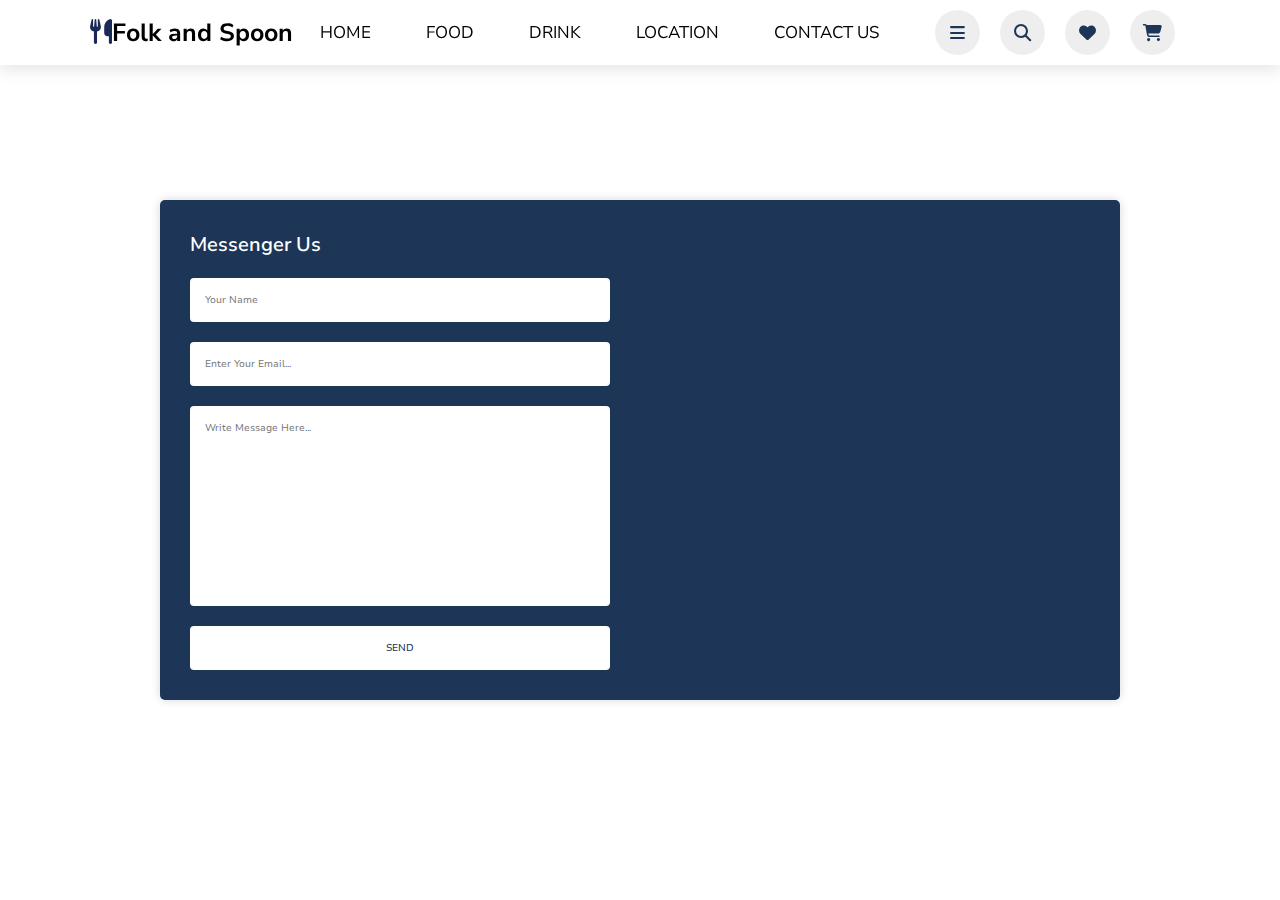
<file: location.html>
<!DOCTYPE html>
<html lang="en">
<head>
    <meta charset="UTF-8">
    <meta name="viewport" content="width=device-width, initial-scale=1.0">
    <title>www.folkandspoon.com</title>
    <link rel="stylesheet" href="location.css">
    <link rel="stylesheet" href="https://cdnjs.cloudflare.com/ajax/libs/font-awesome/6.5.1/css/all.min.css">
</head>
<body>
    <header>
        <a href="#" class="logo"><i class="fa fa-cutlery" aria-hidden="true"></i>Folk and Spoon</a>
        <nav class="navbar">
            <a href="index.html">HOME</a>
            <a href="food.html">FOOD</a>
            <a href="#drink">DRINK</a>
            <a href="location.html">LOCATION</a>
            <a href="contactus.html">CONTACT US</a>
        </nav>
        <div class="icons">
            <i class="fa fa-bars" id="menubars"></i>
            <i class="fa fa-search" id="searchicons"></i>
            <i class="fa-solid fa-heart"></i>
            <i class="fa fa-shopping-cart" id="carts"></i>
        </div>
    </header>
    <section>
        <div class="contact-container">
            <div class="form-container">
                <h3>Messenger Us</h3>
                <form action="" class="contact-form">
                    <input type="text" placeholder="Your Name" required>
                    <input type="email" name="" id="" placeholder="Enter Your Email..." required>
                    <textarea name="" id="" cols="30" rows="10" placeholder="Write Message Here..." required></textarea>
                    <input type="submit" value="Send" class="send-button">
                </form>
            </div>
            <div class="map">
                <iframe src="https://www.google.com/maps/embed?pb=!1m18!1m12!1m3!1d3908.6374277215073!2d104.90879461006077!3d11.577828888576468!2m3!1f0!2f0!3f0!3m2!1i1024!2i768!4f13.1!3m3!1m2!1s0x310951661e6f9d5b%3A0xd2facf408995989e!2sEden%20Garden%20Mall!5e0!3m2!1sen!2skh!4v1710256295180!5m2!1sen!2skh" style="border:0;" allowfullscreen="" loading="lazy" referrerpolicy="no-referrer-when-downgrade"></iframe>
                
            </div>
        </div>
     </section>
</body>
</html>
</file>
<file: contactus.css>
* {
  box-sizing: border-box;
  margin: 0;
  padding: 0;
  scroll-behavior: smooth;
}
html {
  font-size: 62.5%;
  overflow: hidden;
  scroll-padding-top: 5.5rem;
  scroll-behavior: smooth;
}
header {
  position: fixed;
  top: 0;
  left: 0;
  right: 0;
  background-color: #fff;
  padding: 1rem 7%;
  display: flex;
  align-items: center;
  justify-content: space-between;
  z-index: 1000;
  box-shadow: 0 .5rem 1.5rem rgba(0, 0, 0, .1);
}
header .logo {
  color: var(--blue);
  font-size: 2.5rem;
  font-weight: bolder;
  text-decoration: none;
}
header .logo i {
  color: #192a56;
}
header .navbar {
  font-size: 1.7rem;
  display: flex;
}
header .navbar a {
  font-size: 1.7rem;
  border-radius: .5rem;
  padding: .5rem 1.5rem;
  padding: .5rem 1.5rem;
  margin-right: 2.5rem;
  color: var(--blue);
  text-decoration: none;
  transition: color 0.2s linear;
}
header .navbar a.active,
header .navbar a:hover {
  color: #fff;
  background-color: #e63946;
}
.icons {
  display: flex;
  align-items: center;
}
.icons i {
  margin-right: 1.5rem;
  color: var(--blue);
  font-size: 1.5rem;
  cursor: pointer;
}
header .icons i,
header .icons a{
  cursor: pointer;
  margin-left: .5rem;
  height: 4.5rem;
  line-height: 4.5rem;
  width: 4.5rem;
  text-align: center;
  font-size: 1.7rem;
  color: #1d3557;
  border-radius: 50%;
  background: #eee;
  }
header .icons i:hover,
header .icons a:hover{
  color: #fff;
  background-color: #e63946;
  transform: rotate(360deg);
}
img {
  max-width: 100%;
}
body {
    font-family: "Nunito Sans", sans-serif;
    font-size: 16px;
    line-height: 1.5;
    color: #1d3557;
    background-color: #fff;
    padding: 50px;
}
h1 {
  text-align: center;
  margin-bottom: 4rem;
  padding-top: 8rem;
}
.users {
  display: flex;
  padding-top: 2.5rem;
  justify-content: center; 
  gap: 40px;
  flex-wrap: wrap; 
  align-items: center;
  margin-right: auto; 
  margin-left: auto; 
}
.user {
    width: 300px;
    height: 450px;
    padding: 1rem;
    background-color: #fff;
    border-radius: 20px;
    box-shadow: 0 40px 40px 2px #1d3557;
    display: flex;
    justify-content: center;
    flex-direction: column;
    align-items: center;
    gap: 1rem;
}
.cat-img-wrap {
    position: relative;
    width: 117px;
    aspect-ratio: 1;
    padding: 7px;
    border-radius: 100%;
    z-index: 1;
}
.dog-img {
    aspect-ratio: 1;
    border-radius: 100%;
    overflow: hidden;
}
.user-meta {
    text-align: center;
}
.user-name {
    font-size: 20px;
    font-size: 1.25rem;
    font-weight: 500;
}

.user-location {
    font-size: 14px;
    font-size: 0.875rem;
    color: #a0a0a0;
    margin-bottom: 1rem;
}
.user-pf {
    font-size: 1rem;
    display: flex;
    justify-content: center;
    align-items: center;
    gap: 1rem;
}
.cat-img-wrap::before {
    content: "";
    position: absolute;
    top: 0;
    left: 0;
    width: 100%;
    height: 100%;
    opacity: 0;
    transition: opacity 0.3s;
    animation: rotateRainbow 3s linear infinite;
    z-index: -1;
    border-radius: 100%;
}
.user:hover .cat-img-wrap::before {
    opacity: 1;
}
@keyframes rotateRainbow {
    0% {
        transform: rotate(0deg);
        background-color: #eae4e9;
    }
    14.28% {
        background-color: #fad2e1;
    }
    28.57% {
        background-color: #bee1e6;
    }
    42.85% {
        background-color: #dfe7fd;
    }
    57.14% {
        background-color: #cddafd;
    }
    71.42% {
        background-color: #fff1e6;
    }
    85.71% {
        background-color: #fde2e4;
    }
    100% {
        transform: rotate(360deg);
        background-color: #fad2e1;
    }
}
</file>
<file: drink.css>
@import url('https://fonts.googleapis.com/css2?family=Cabin:ital,wght@0,400..700;1,400..700&family=Lato:ital,wght@0,100;0,300;0,400;0,700;0,900;1,100;1,300;1,400;1,700;1,900&family=Madimi+One&family=Nunito+Sans:ital,opsz,wght@0,6..12,200..1000;1,6..12,200..1000&family=Roboto+Condensed:ital,wght@0,100..900;1,100..900&family=Roboto:ital,wght@0,100;0,300;0,400;0,500;0,700;0,900;1,100;1,300;1,400;1,500;1,700;1,900&display=swap');
* {
    box-sizing: border-box;
    margin: 0;
    padding: 0;
    scroll-behavior: smooth;
}
  body {
    font-family: "Nunito Sans", sans-serif;
    font-size: 16px;
    line-height: 1.5;
    color: #1d3557;
    background-color: #fff;
    text-align: center;
  }
  .food-cards-container {
    display: flex;
    flex-wrap: wrap;
    justify-content: center;
  }
.food-card {
    border: 1px solid #ccc;
    border-radius: 5px;
    padding: 10px;
    width: 250px;
    margin: 10px;
  }
  .food-title {
    font-size: 20px;
    margin: 10px 0;
  }
  .food-description {
    font-size: 14px;
    color: #666;
  }
  .food-details {
    display: flex;
    justify-content: space-between;
    align-items: center;
    margin-top: 15px;
  }
  .food-price {
    font-weight: bold;
  }
  .food-button {
    background-color: #1d3557;
    color: white;
    border: none;
    padding: 8px 16px;
    text-align: center;
    text-decoration: none;
    display: inline-block;
    font-size: 14px;
    border-radius: 5px;
    cursor: pointer;
  }
  .food-image {
    width: 100%;
    height: auto;
    border-radius: 5px;
    margin-bottom: 10px;
  }
  .p{
    color: #1d3557;
    font-size: 10rem;
    padding: 2rem 0;
    line-height: 1.5;
    padding-bottom: 2rem;
  
    }
    h1 {
      text-align: center;
      padding-top: 2rem;
      font-size: 3rem;
  }
</file>
<file: food.css>
@import url('https://fonts.googleapis.com/css2?family=Cabin:ital,wght@0,400..700;1,400..700&family=Lato:ital,wght@0,100;0,300;0,400;0,700;0,900;1,100;1,300;1,400;1,700;1,900&family=Madimi+One&family=Nunito+Sans:ital,opsz,wght@0,6..12,200..1000;1,6..12,200..1000&family=Roboto+Condensed:ital,wght@0,100..900;1,100..900&family=Roboto:ital,wght@0,100;0,300;0,400;0,500;0,700;0,900;1,100;1,300;1,400;1,500;1,700;1,900&display=swap');

* {
    box-sizing: border-box;
    margin: 0;
    padding: 0;
    scroll-behavior: smooth;
}
  body {
    font-family: "Nunito Sans", sans-serif;
    font-size: 16px;
    line-height: 1.5;
    color: #1d3557;
    background-color: #fff;
    text-align: center;
  }
  
  .food-cards-container {
    display: flex;
    flex-wrap: wrap;
    justify-content: center;
    

  }
  
.food-card {
    border: 1px solid #ccc;
    border-radius: 5px;
    padding: 10px;
    width: 250px;
    margin: 10px;
  }
  
  .food-title {
    font-size: 20px;
    margin: 10px 0;
  }
  
  .food-description {
    font-size: 14px;
    color: #666;
  }
  
  .food-details {
    display: flex;
    justify-content: space-between;
    align-items: center;
    margin-top: 15px;
  }
  
  .food-price {
    font-weight: bold;
  }
  
  .food-button {
    background-color: #1d3557;
    color: white;
    border: none;
    padding: 8px 16px;
    text-align: center;
    text-decoration: none;
    display: inline-block;
    font-size: 14px;
    border-radius: 5px;
    cursor: pointer;
  }
  
  .food-image {
    width: 100%;
    height: auto;
    border-radius: 5px;
    margin-bottom: 10px;
  }
  .p{
  color: #1d3557;
  font-size: 10rem;
  padding: 2rem 0;
  line-height: 1.5;
  padding-bottom: 2rem;

  }
  h1 {
    text-align: center;
    padding-top: 2rem;
    font-size: 3rem;
    
}
</file>
<file: location.css>
@import url('https://fonts.googleapis.com/css2?family=Cabin:ital,wght@0,400..700;1,400..700&family=Lato:ital,wght@0,100;0,300;0,400;0,700;0,900;1,100;1,300;1,400;1,700;1,900&family=Madimi+One&family=Nunito+Sans:ital,opsz,wght@0,6..12,200..1000;1,6..12,200..1000&family=Roboto+Condensed:ital,wght@0,100..900;1,100..900&family=Roboto:ital,wght@0,100;0,300;0,400;0,500;0,700;0,900;1,100;1,300;1,400;1,500;1,700;1,900&display=swap');

* {
    box-sizing: border-box;
    margin: 0;
    padding: 0;
    scroll-behavior: smooth;
}

  body {
    font-family: "Nunito Sans", sans-serif;
  }
  
  html {
    font-size: 62.5%;
    overflow: hidden;
    scroll-padding-top: 5.5rem;
    scroll-behavior: smooth;
  }
  
  header {
    position: fixed;
    top: 0;
    left: 0;
    right: 0;
    background-color: #fff;
    padding: 1rem 7%;
    display: flex;
    align-items: center;
    justify-content: space-between;
    z-index: 1000;
    box-shadow: 0 .5rem 1.5rem rgba(0, 0, 0, .1);
  }
  
  header .logo {
    color: var(--blue);
    font-size: 2.5rem;
    font-weight: bolder;
    text-decoration: none;
  }
  
  header .logo i {
    color: #192a56;
  }
  
  header .navbar {
    font-size: 1.7rem;
    display: flex;
  }
  
  header .navbar a {
    font-size: 1.7rem;
    border-radius: .5rem;
    padding: .5rem 1.5rem;
    padding: .5rem 1.5rem;
    margin-right: 2.5rem;
    color: var(--blue);
    text-decoration: none;
    transition: color 0.2s linear;
  }
  
  header .navbar a.active,
  header .navbar a:hover {
    color: #fff;
    background-color: #e63946;
  }
  
  .icons {
    display: flex;
    align-items: center;
  }
  .icons i {
    margin-right: 1.5rem;
    color: var(--blue);
    font-size: 1.5rem;
    cursor: pointer;
  }
  
  header .icons i,
  header .icons a{
    cursor: pointer;
    margin-left: .5rem;
    height: 4.5rem;
    line-height: 4.5rem;
    width: 4.5rem;
    text-align: center;
    font-size: 1.7rem;
    color: #1d3557;
    border-radius: 50%;
    background: #eee;
  }
  header .icons i:hover,
  header .icons a:hover{
    color: #fff;
    background-color: #e63946;
    transform: rotate(360deg);
  }
html, body {
    height: 100%;
}

body {
    display: flex;
    justify-content: center;
    align-items: center;
}

.contact-container {
    width: 960px;
    display: flex;
    justify-content: center;
    align-items: center;
    flex-wrap: wrap;
    background: #1d3557;
    box-shadow: 0 0 1rem hsla(0 0 0 / 16%);
    border-radius: 0.5rem;
    overflow: hidden;
}
.form-container {
    flex: 2 2 50%;
    padding: 30px;
}
.form-container h3 {
    font-size: 2rem;
    font-weight: 600;
    margin-bottom: 2rem;
    color: #fff;
    font-family: "Nunito Sans", sans-serif;
}

.contact-form {
    display: grid;
    row-gap: 2rem;
}

.contact-form input,
.contact-form textarea {
    width: 100%;
    border: none;
    outline: none;
    background: #fff;
    padding: 15px;
    font-size: 1rem;
    color: #1d3557;
    border-radius: 0.4rem;
    font-family: "Nunito Sans", sans-serif;
}

.contact-form textarea {
    resize: none;
    height: 200px;
}
.contact-form .send-button {
    border: none;
    outline: none;
    scroll-padding-block-start: #00dbde;
    font-size: 1rem;
    font-weight: 500;
    text-transform: uppercase;
    cursor: pointer;
}
.contact-form .send-button:hover {
    transition: 0.3 all linear;
    background: hsl(181, 1005, 44%, 0.8);
    background-color: #e63946;
}
.map {
    flex: 1 1 50%;
    height: 500px;
}
.map iframe {
    width: 100%;
    height: 100%;
    border: 0;
}
</file>
